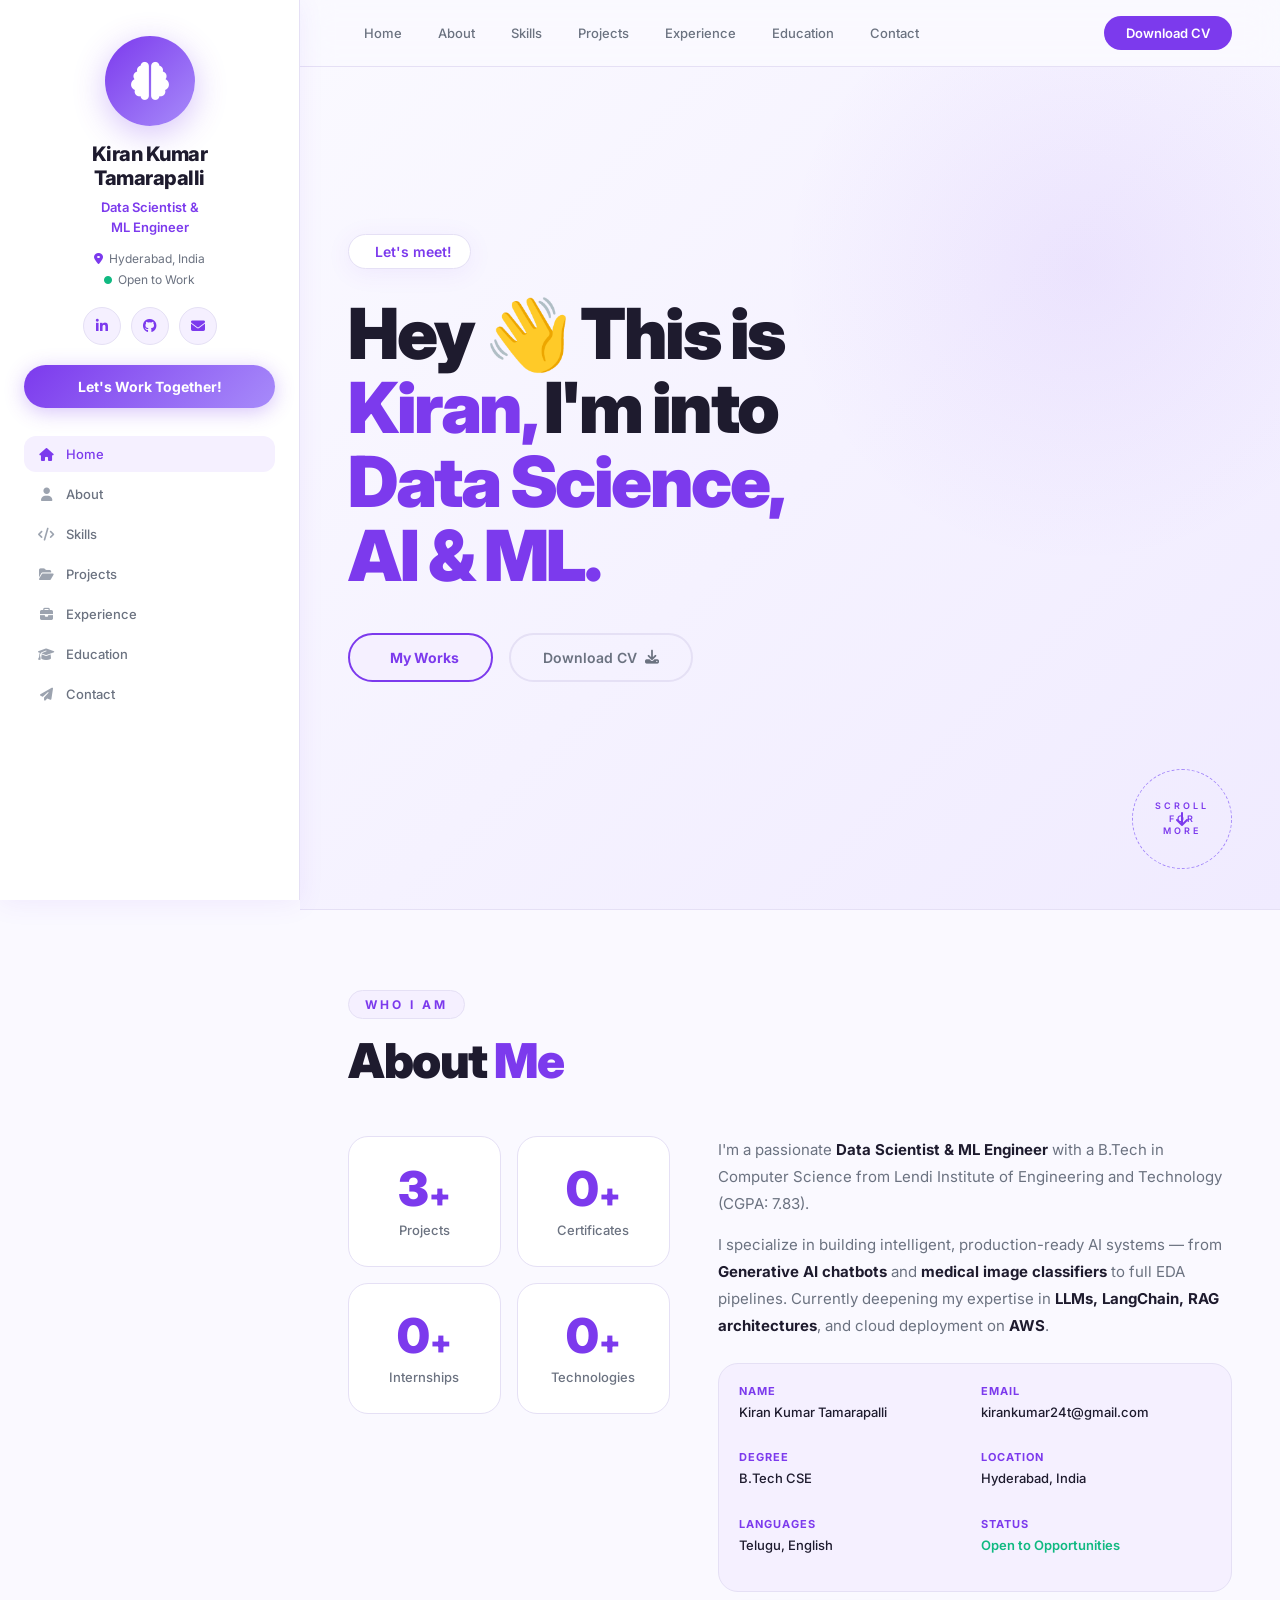
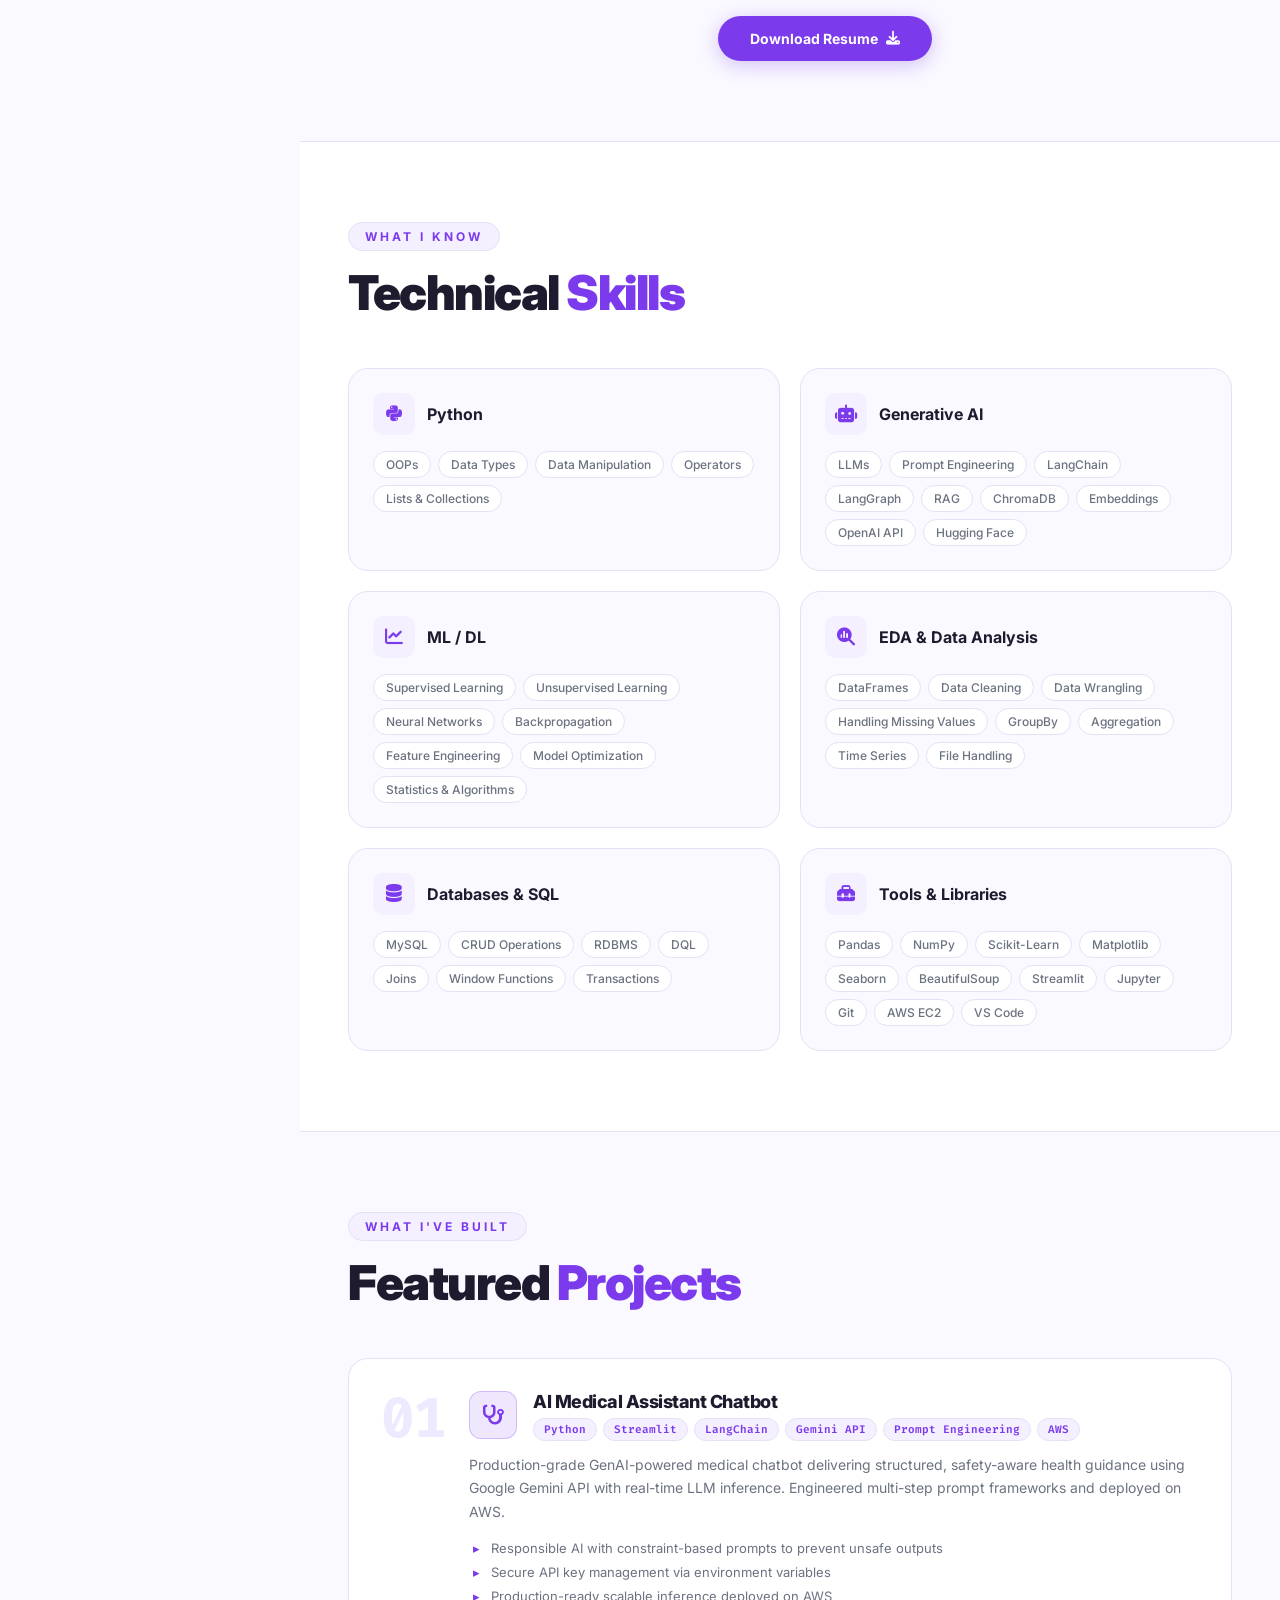
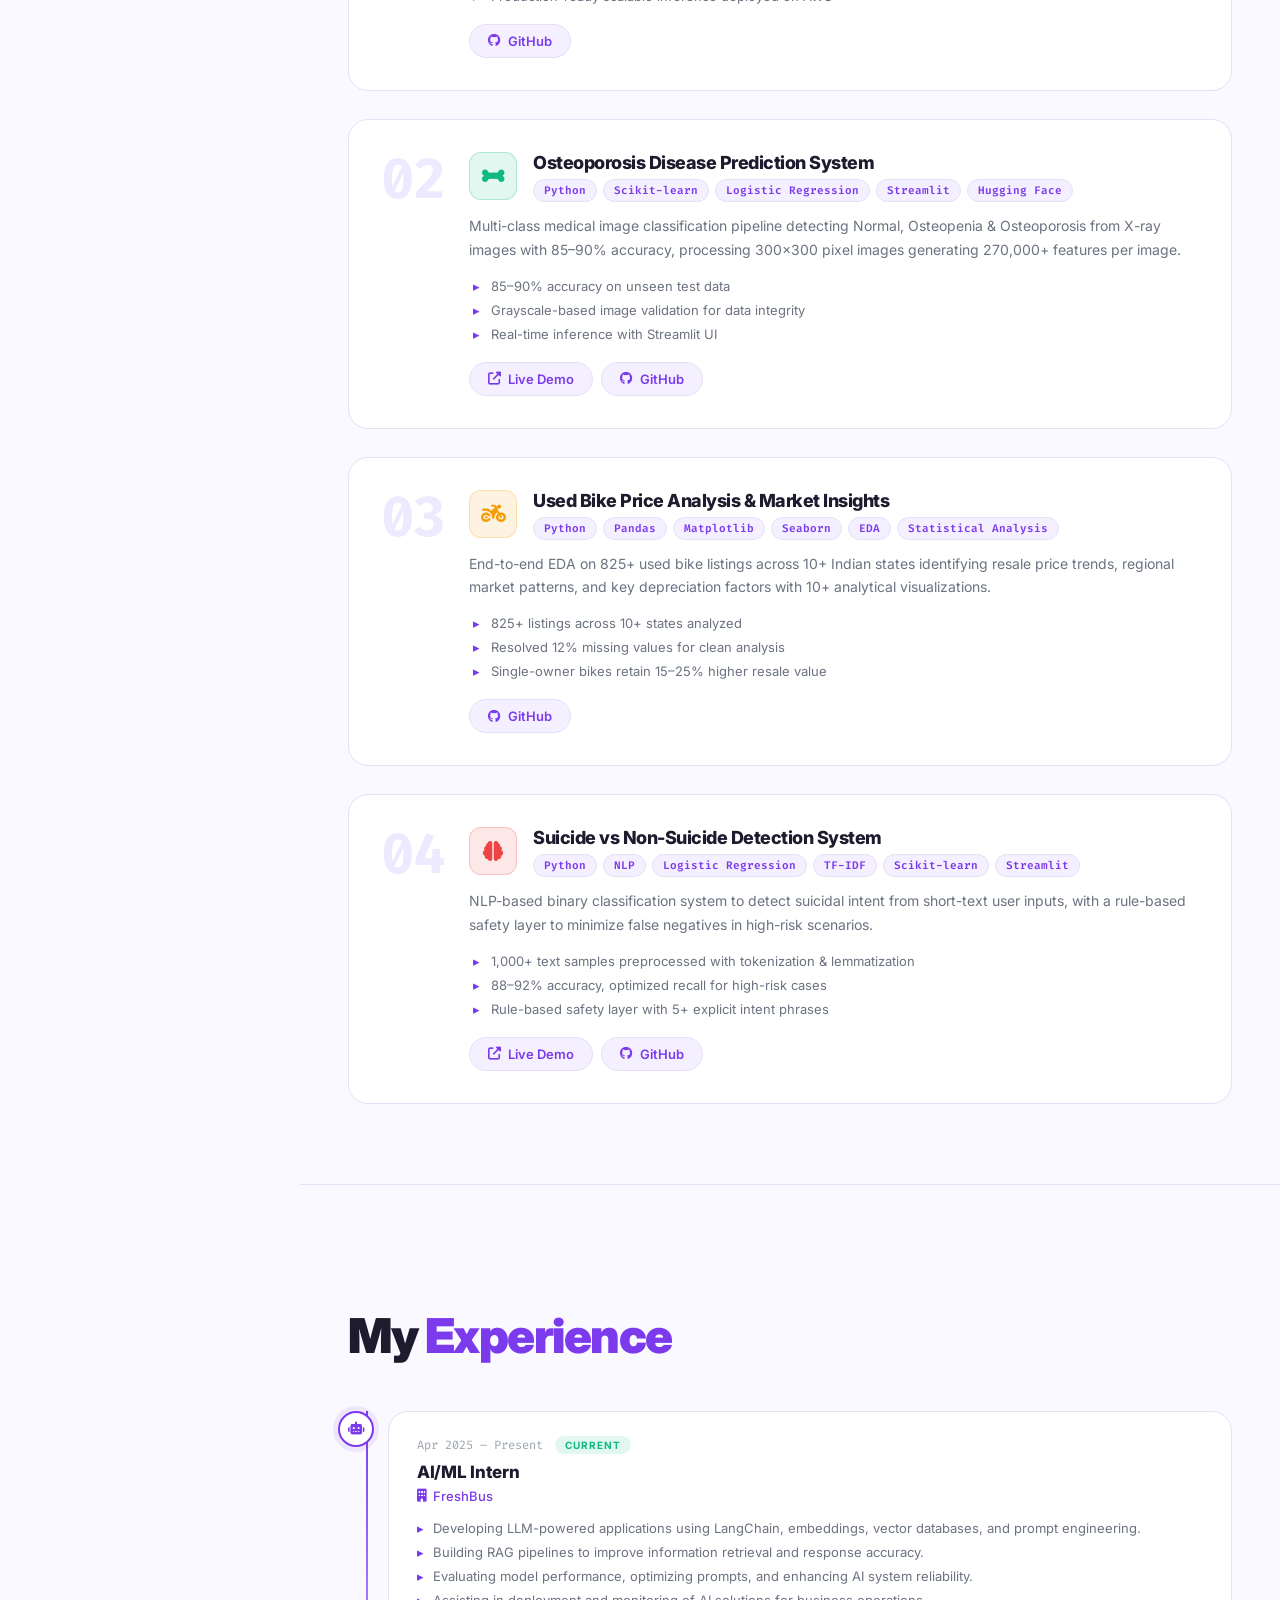
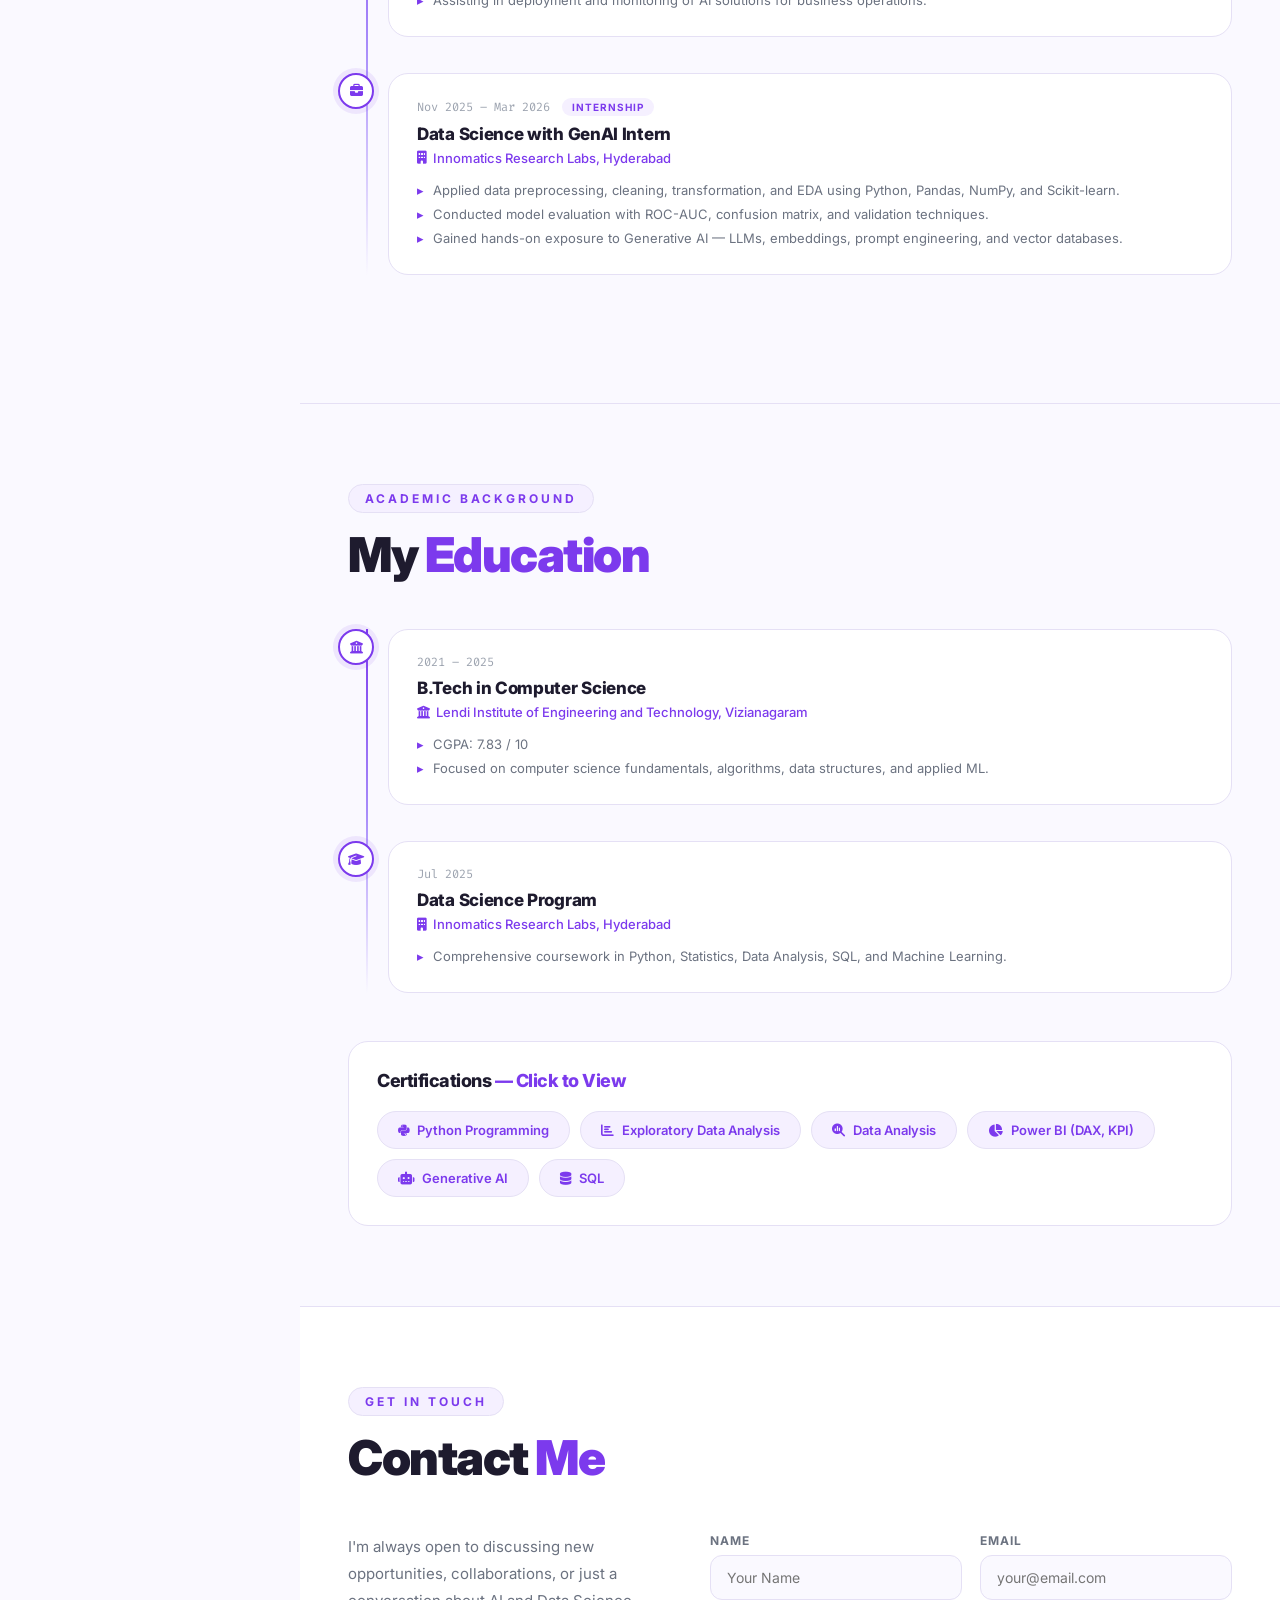
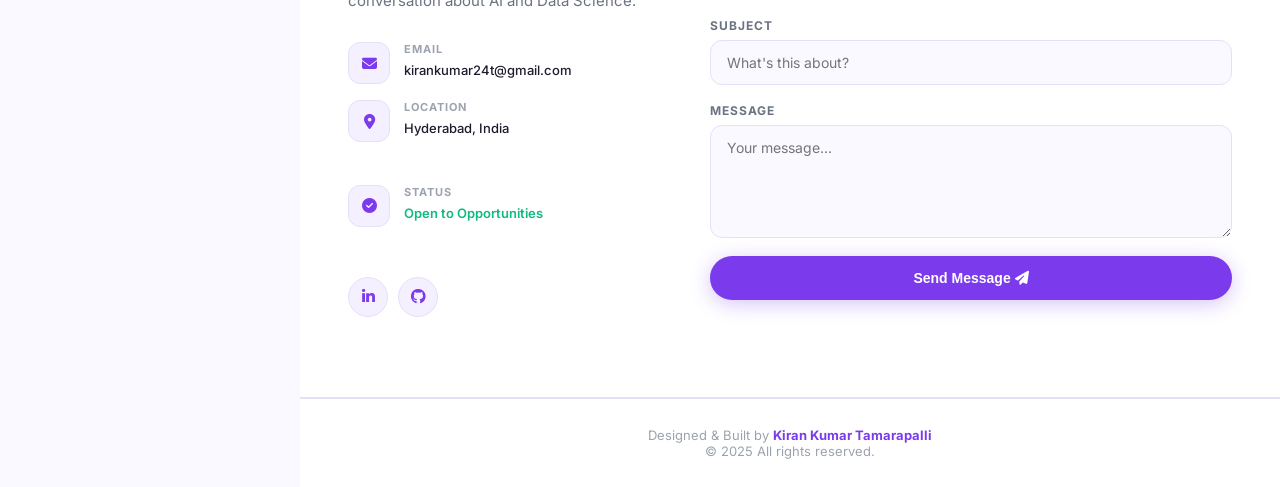
<file: index.html>
<!DOCTYPE html>
<html lang="en">
<head>
  <meta charset="UTF-8" />
  <meta name="viewport" content="width=device-width, initial-scale=1.0" />
  <title>Kiran Kumar Tamarapalli | Data Scientist & ML Engineer</title>
  <link rel="stylesheet" href="style.css?v=2" />
  <link href="https://fonts.googleapis.com/css2?family=Inter:wght@300;400;500;600;700;800;900&family=Fira+Code:wght@400;500&display=swap" rel="stylesheet" />
  <link rel="stylesheet" href="https://cdnjs.cloudflare.com/ajax/libs/font-awesome/6.5.0/css/all.min.css" />
</head>
<body>

  <!-- ===== SIDEBAR ===== -->
  <aside class="sidebar" id="sidebar">
    <div class="sidebar-inner">
      <div class="sidebar-avatar">
        <div class="avatar-circle">
          <i class="fa-solid fa-brain"></i>
        </div>
      </div>
      <h2 class="sidebar-name">Kiran Kumar<br/>Tamarapalli</h2>
      <p class="sidebar-role">Data Scientist &<br/>ML Engineer</p>
      <div class="sidebar-meta">
        <span><i class="fa-solid fa-location-dot"></i> Hyderabad, India</span>
        <span class="status-dot"><i class="fa-solid fa-circle"></i> Open to Work</span>
      </div>
      <div class="sidebar-socials">
        <a href="https://www.linkedin.com/in/kiran246/" target="_blank" rel="noopener" aria-label="LinkedIn"><i class="fa-brands fa-linkedin-in"></i></a>
        <a href="https://github.com/Kiran45c" target="_blank" rel="noopener" aria-label="GitHub"><i class="fa-brands fa-github"></i></a>
        <a href="mailto:kirankumar24t@gmail.com" aria-label="Email"><i class="fa-solid fa-envelope"></i></a>
      </div>
      <a href="#contact" class="sidebar-cta">Let's Work Together!</a>
      <nav class="sidebar-nav">
        <a href="#home" class="snav active"><i class="fa-solid fa-house"></i><span>Home</span></a>
        <a href="#about" class="snav"><i class="fa-solid fa-user"></i><span>About</span></a>
        <a href="#skills" class="snav"><i class="fa-solid fa-code"></i><span>Skills</span></a>
        <a href="#projects" class="snav"><i class="fa-solid fa-folder-open"></i><span>Projects</span></a>
        <a href="#experience" class="snav"><i class="fa-solid fa-briefcase"></i><span>Experience</span></a>
        <a href="#education" class="snav"><i class="fa-solid fa-graduation-cap"></i><span>Education</span></a>
        <a href="#contact" class="snav"><i class="fa-solid fa-paper-plane"></i><span>Contact</span></a>
      </nav>
    </div>
  </aside>

  <!-- ===== MAIN CONTENT ===== -->
  <main class="main-content">

    <!-- Top Nav (mobile) -->
    <header class="top-nav" id="top-nav">
      <div class="top-nav-logo">KK<span>.</span></div>
      <div class="top-nav-links">
        <a href="#home">Home</a>
        <a href="#about">About</a>
        <a href="#skills">Skills</a>
        <a href="#projects">Projects</a>
        <a href="#experience">Experience</a>
        <a href="#education">Education</a>
        <a href="#contact">Contact</a>
      </div>
      <a href="resume.pdf" download class="top-nav-cv">Download CV</a>
      <button class="hamburger" id="hamburger"><i class="fa-solid fa-bars"></i></button>
    </header>

    <!-- Mobile Menu -->
    <div class="mobile-menu" id="mobile-menu">
      <a href="#home" class="mmlink">Home</a>
      <a href="#about" class="mmlink">About</a>
      <a href="#skills" class="mmlink">Skills</a>
      <a href="#projects" class="mmlink">Projects</a>
      <a href="#experience" class="mmlink">Experience</a>
      <a href="#education" class="mmlink">Education</a>
      <a href="#contact" class="mmlink">Contact</a>
    </div>

    <!-- ===== HERO ===== -->
    <section class="section hero-section" id="home">
      <div class="hero-tag animate-up"><i class="fa-solid fa-hand-wave"></i> Let's meet!</div>
      <h1 class="hero-heading animate-up delay-1">
        Hey <span class="wave">👋</span> This is<br/>
        <span class="purple">Kiran,</span> I'm into<br/>
        <span class="purple">Data Science,</span><br/>
        <span class="purple">AI & ML.</span>
      </h1>
      <div class="hero-actions animate-up delay-2">
        <a href="#projects" class="btn-outline-purple"><i class="fa-solid fa-grid-2"></i> My Works</a>
        <a href="resume.pdf" download class="btn-ghost">Download CV <i class="fa-solid fa-download"></i></a>
      </div>
      <div class="hero-scroll-hint animate-up delay-3">
        <div class="scroll-circle">
          <span>SCROLL FOR MORE</span>
          <i class="fa-solid fa-arrow-down scroll-arrow"></i>
        </div>
      </div>
    </section>

    <!-- ===== ABOUT ===== -->
    <section class="section about-section" id="about">
      <div class="section-label animate-left">Who I Am</div>
      <h2 class="section-heading animate-up">About <span class="purple">Me</span></h2>
      <div class="about-grid">
        <div class="about-stats animate-up delay-1">
          <div class="stat-box">
            <span class="stat-n" data-count="4">0</span><span class="stat-plus">+</span>
            <p>Projects</p>
          </div>
          <div class="stat-box">
            <span class="stat-n" data-count="6">0</span><span class="stat-plus">+</span>
            <p>Certificates</p>
          </div>
          <div class="stat-box">
            <span class="stat-n" data-count="2">0</span><span class="stat-plus">+</span>
            <p>Internships</p>
          </div>
          <div class="stat-box">
            <span class="stat-n" data-count="10">0</span><span class="stat-plus">+</span>
            <p>Technologies</p>
          </div>
        </div>
        <div class="about-bio animate-up delay-2">
          <p>I'm a passionate <strong>Data Scientist & ML Engineer</strong> with a B.Tech in Computer Science from Lendi Institute of Engineering and Technology (CGPA: 7.83).</p>
          <p>I specialize in building intelligent, production-ready AI systems — from <strong>Generative AI chatbots</strong> and <strong>medical image classifiers</strong> to full EDA pipelines. Currently deepening my expertise in <strong>LLMs, LangChain, RAG architectures</strong>, and cloud deployment on <strong>AWS</strong>.</p>
          <div class="about-details">
            <div class="detail-item"><span>Name</span><p>Kiran Kumar Tamarapalli</p></div>
            <div class="detail-item"><span>Email</span><p>kirankumar24t@gmail.com</p></div>
            <div class="detail-item"><span>Degree</span><p>B.Tech CSE</p></div>
            <div class="detail-item"><span>Location</span><p>Hyderabad, India</p></div>
            <div class="detail-item"><span>Languages</span><p>Telugu, English</p></div>
            <div class="detail-item"><span>Status</span><p class="open">Open to Opportunities</p></div>
          </div>
          <a href="resume.pdf" download class="btn-purple">Download Resume <i class="fa-solid fa-download"></i></a>
        </div>
      </div>
    </section>

    <!-- ===== SKILLS ===== -->
    <section class="section skills-section" id="skills">
      <div class="section-label animate-left">What I Know</div>
      <h2 class="section-heading animate-up">Technical <span class="purple">Skills</span></h2>
      <div class="skills-grid">

        <div class="skill-card animate-up delay-1">
          <div class="skill-card-head"><i class="fa-brands fa-python"></i><h3>Python</h3></div>
          <div class="skill-pills">
            <span>OOPs</span><span>Data Types</span><span>Data Manipulation</span><span>Operators</span><span>Lists & Collections</span>
          </div>
        </div>

        <div class="skill-card animate-up delay-2">
          <div class="skill-card-head"><i class="fa-solid fa-robot"></i><h3>Generative AI</h3></div>
          <div class="skill-pills">
            <span>LLMs</span><span>Prompt Engineering</span><span>LangChain</span><span>LangGraph</span><span>RAG</span><span>ChromaDB</span><span>Embeddings</span><span>OpenAI API</span><span>Hugging Face</span>
          </div>
        </div>

        <div class="skill-card animate-up delay-3">
          <div class="skill-card-head"><i class="fa-solid fa-chart-line"></i><h3>ML / DL</h3></div>
          <div class="skill-pills">
            <span>Supervised Learning</span><span>Unsupervised Learning</span><span>Neural Networks</span><span>Backpropagation</span><span>Feature Engineering</span><span>Model Optimization</span><span>Statistics & Algorithms</span>
          </div>
        </div>

        <div class="skill-card animate-up delay-1">
          <div class="skill-card-head"><i class="fa-solid fa-magnifying-glass-chart"></i><h3>EDA & Data Analysis</h3></div>
          <div class="skill-pills">
            <span>DataFrames</span><span>Data Cleaning</span><span>Data Wrangling</span><span>Handling Missing Values</span><span>GroupBy</span><span>Aggregation</span><span>Time Series</span><span>File Handling</span>
          </div>
        </div>

        <div class="skill-card animate-up delay-2">
          <div class="skill-card-head"><i class="fa-solid fa-database"></i><h3>Databases & SQL</h3></div>
          <div class="skill-pills">
            <span>MySQL</span><span>CRUD Operations</span><span>RDBMS</span><span>DQL</span><span>Joins</span><span>Window Functions</span><span>Transactions</span>
          </div>
        </div>

        <div class="skill-card animate-up delay-3">
          <div class="skill-card-head"><i class="fa-solid fa-toolbox"></i><h3>Tools & Libraries</h3></div>
          <div class="skill-pills">
            <span>Pandas</span><span>NumPy</span><span>Scikit-Learn</span><span>Matplotlib</span><span>Seaborn</span><span>BeautifulSoup</span><span>Streamlit</span><span>Jupyter</span><span>Git</span><span>AWS EC2</span><span>VS Code</span>
          </div>
        </div>

      </div>
    </section>

    <!-- ===== PROJECTS ===== -->
    <section class="section projects-section" id="projects">
      <div class="section-label animate-left">What I've Built</div>
      <h2 class="section-heading animate-up">Featured <span class="purple">Projects</span></h2>
      <div class="projects-list">

        <div class="project-item animate-up delay-1">
          <div class="project-num">01</div>
          <div class="project-body">
            <div class="project-top">
              <div class="project-icon-box" style="--c:#7c3aed"><i class="fa-solid fa-stethoscope"></i></div>
              <div>
                <h3>AI Medical Assistant Chatbot</h3>
                <div class="project-techs"><span>Python</span><span>Streamlit</span><span>LangChain</span><span>Gemini API</span><span>Prompt Engineering</span><span>AWS</span></div>
              </div>
            </div>
            <p>Production-grade GenAI-powered medical chatbot delivering structured, safety-aware health guidance using Google Gemini API with real-time LLM inference. Engineered multi-step prompt frameworks and deployed on AWS.</p>
            <ul>
              <li>Responsible AI with constraint-based prompts to prevent unsafe outputs</li>
              <li>Secure API key management via environment variables</li>
              <li>Production-ready scalable inference deployed on AWS</li>
            </ul>
            <div class="project-links">
              <a href="https://github.com/Kiran45c/GenAI_chatboat" target="_blank" rel="noopener" class="plink"><i class="fa-brands fa-github"></i> GitHub</a>
            </div>
          </div>
        </div>

        <div class="project-item animate-up delay-2">
          <div class="project-num">02</div>
          <div class="project-body">
            <div class="project-top">
              <div class="project-icon-box" style="--c:#10b981"><i class="fa-solid fa-bone"></i></div>
              <div>
                <h3>Osteoporosis Disease Prediction System</h3>
                <div class="project-techs"><span>Python</span><span>Scikit-learn</span><span>Logistic Regression</span><span>Streamlit</span><span>Hugging Face</span></div>
              </div>
            </div>
            <p>Multi-class medical image classification pipeline detecting Normal, Osteopenia & Osteoporosis from X-ray images with 85–90% accuracy, processing 300×300 pixel images generating 270,000+ features per image.</p>
            <ul>
              <li>85–90% accuracy on unseen test data</li>
              <li>Grayscale-based image validation for data integrity</li>
              <li>Real-time inference with Streamlit UI</li>
            </ul>
            <div class="project-links">
              <a href="https://huggingface.co/spaces/Kiran45C/Disease-Prediction-for-Osteoporosis" target="_blank" rel="noopener" class="plink"><i class="fa-solid fa-up-right-from-square"></i> Live Demo</a>
              <a href="https://github.com/Kiran45c/Disease-Prediction-for-Osteoporosis" target="_blank" rel="noopener" class="plink"><i class="fa-brands fa-github"></i> GitHub</a>
            </div>
          </div>
        </div>

        <div class="project-item animate-up delay-1">
          <div class="project-num">03</div>
          <div class="project-body">
            <div class="project-top">
              <div class="project-icon-box" style="--c:#f59e0b"><i class="fa-solid fa-motorcycle"></i></div>
              <div>
                <h3>Used Bike Price Analysis & Market Insights</h3>
                <div class="project-techs"><span>Python</span><span>Pandas</span><span>Matplotlib</span><span>Seaborn</span><span>EDA</span><span>Statistical Analysis</span></div>
              </div>
            </div>
            <p>End-to-end EDA on 825+ used bike listings across 10+ Indian states identifying resale price trends, regional market patterns, and key depreciation factors with 10+ analytical visualizations.</p>
            <ul>
              <li>825+ listings across 10+ states analyzed</li>
              <li>Resolved 12% missing values for clean analysis</li>
              <li>Single-owner bikes retain 15–25% higher resale value</li>
            </ul>
            <div class="project-links">
              <a href="https://github.com/Kiran45c/Used-Bike-Price-Analysis" target="_blank" rel="noopener" class="plink"><i class="fa-brands fa-github"></i> GitHub</a>
            </div>
          </div>
        </div>

        <div class="project-item animate-up delay-2">
          <div class="project-num">04</div>
          <div class="project-body">
            <div class="project-top">
              <div class="project-icon-box" style="--c:#ef4444"><i class="fa-solid fa-brain"></i></div>
              <div>
                <h3>Suicide vs Non-Suicide Detection System</h3>
                <div class="project-techs"><span>Python</span><span>NLP</span><span>Logistic Regression</span><span>TF-IDF</span><span>Scikit-learn</span><span>Streamlit</span></div>
              </div>
            </div>
            <p>NLP-based binary classification system to detect suicidal intent from short-text user inputs, with a rule-based safety layer to minimize false negatives in high-risk scenarios.</p>
            <ul>
              <li>1,000+ text samples preprocessed with tokenization & lemmatization</li>
              <li>88–92% accuracy, optimized recall for high-risk cases</li>
              <li>Rule-based safety layer with 5+ explicit intent phrases</li>
            </ul>
            <div class="project-links">
              <a href="https://huggingface.co/spaces/Kiran45C/Suicide_or_Not-Suicide_Detection_using_Machine_Learning" target="_blank" rel="noopener" class="plink"><i class="fa-solid fa-up-right-from-square"></i> Live Demo</a>
              <a href="https://github.com/Kiran45c/Suicide_or_Not-Suicide_Detection_using_Machine_Learning" target="_blank" rel="noopener" class="plink"><i class="fa-brands fa-github"></i> GitHub</a>
            </div>
          </div>
        </div>

      </div>
    </section>

    <!-- ===== EXPERIENCE ===== -->
    <section class="section exp-section" id="experience">
      <div class="section-label animate-left">Work History</div>
      <h2 class="section-heading animate-up">My <span class="purple">Experience</span></h2>
      <div class="timeline">

        <div class="tl-item animate-left delay-1">
          <div class="tl-dot"><i class="fa-solid fa-robot"></i></div>
          <div class="tl-card">
            <div class="tl-meta"><span class="tl-date">Apr 2025 – Present</span><span class="tl-badge current">Current</span></div>
            <h3>AI/ML Intern</h3>
            <p class="tl-org"><i class="fa-solid fa-building"></i> FreshBus</p>
            <ul>
              <li>Developing LLM-powered applications using LangChain, embeddings, vector databases, and prompt engineering.</li>
              <li>Building RAG pipelines to improve information retrieval and response accuracy.</li>
              <li>Evaluating model performance, optimizing prompts, and enhancing AI system reliability.</li>
              <li>Assisting in deployment and monitoring of AI solutions for business operations.</li>
            </ul>
          </div>
        </div>

        <div class="tl-item animate-left delay-2">
          <div class="tl-dot"><i class="fa-solid fa-briefcase"></i></div>
          <div class="tl-card">
            <div class="tl-meta"><span class="tl-date">Nov 2025 – Mar 2026</span><span class="tl-badge intern">Internship</span></div>
            <h3>Data Science with GenAI Intern</h3>
            <p class="tl-org"><i class="fa-solid fa-building"></i> Innomatics Research Labs, Hyderabad</p>
            <ul>
              <li>Applied data preprocessing, cleaning, transformation, and EDA using Python, Pandas, NumPy, and Scikit-learn.</li>
              <li>Conducted model evaluation with ROC-AUC, confusion matrix, and validation techniques.</li>
              <li>Gained hands-on exposure to Generative AI — LLMs, embeddings, prompt engineering, and vector databases.</li>
            </ul>
          </div>
        </div>

      </div>
    </section>

    <!-- ===== EDUCATION ===== -->
    <section class="section edu-section" id="education">
      <div class="section-label animate-left">Academic Background</div>
      <h2 class="section-heading animate-up">My <span class="purple">Education</span></h2>
      <div class="timeline">

        <div class="tl-item animate-left delay-1">
          <div class="tl-dot"><i class="fa-solid fa-university"></i></div>
          <div class="tl-card">
            <div class="tl-meta"><span class="tl-date">2021 – 2025</span></div>
            <h3>B.Tech in Computer Science</h3>
            <p class="tl-org"><i class="fa-solid fa-building-columns"></i> Lendi Institute of Engineering and Technology, Vizianagaram</p>
            <ul>
              <li>CGPA: 7.83 / 10</li>
              <li>Focused on computer science fundamentals, algorithms, data structures, and applied ML.</li>
            </ul>
          </div>
        </div>

        <div class="tl-item animate-left delay-2">
          <div class="tl-dot"><i class="fa-solid fa-graduation-cap"></i></div>
          <div class="tl-card">
            <div class="tl-meta"><span class="tl-date">Jul 2025</span></div>
            <h3>Data Science Program</h3>
            <p class="tl-org"><i class="fa-solid fa-building"></i> Innomatics Research Labs, Hyderabad</p>
            <ul>
              <li>Comprehensive coursework in Python, Statistics, Data Analysis, SQL, and Machine Learning.</li>
            </ul>
          </div>
        </div>

      </div>

      <!-- Certifications -->
      <div class="certs-wrap animate-up delay-3">
        <h3 class="certs-heading">Certifications <span class="purple">— Click to View</span></h3>
        <div class="certs-row">
          <div class="cert-pill" data-cert="Python.pdf"><i class="fa-brands fa-python"></i> Python Programming</div>
          <div class="cert-pill" data-cert="eda.pdf"><i class="fa-solid fa-chart-bar"></i> Exploratory Data Analysis</div>
          <div class="cert-pill" data-cert="DA.pdf"><i class="fa-solid fa-magnifying-glass-chart"></i> Data Analysis</div>
          <div class="cert-pill" data-cert="PowerBi_certificate.pdf"><i class="fa-solid fa-chart-pie"></i> Power BI (DAX, KPI)</div>
          <div class="cert-pill" data-cert="gen_ai.pdf"><i class="fa-solid fa-robot"></i> Generative AI</div>
          <div class="cert-pill" data-cert="sql.pdf"><i class="fa-solid fa-database"></i> SQL</div>
        </div>
      </div>
    </section>

    <!-- ===== CONTACT ===== -->
    <section class="section contact-section" id="contact">
      <div class="section-label animate-left">Get In Touch</div>
      <h2 class="section-heading animate-up">Contact <span class="purple">Me</span></h2>
      <div class="contact-wrap">
        <div class="contact-info animate-left delay-1">
          <p>I'm always open to discussing new opportunities, collaborations, or just a conversation about AI and Data Science.</p>
          <div class="cinfo-list">
            <div class="cinfo-item"><div class="cinfo-icon"><i class="fa-solid fa-envelope"></i></div><div><h4>Email</h4><a href="mailto:kirankumar24t@gmail.com">kirankumar24t@gmail.com</a></div></div>
            <div class="cinfo-item"><div class="cinfo-icon"><i class="fa-solid fa-location-dot"></i></div><div><h4>Location</h4><p>Hyderabad, India</p></div></div>
            <div class="cinfo-item"><div class="cinfo-icon"><i class="fa-solid fa-circle-check"></i></div><div><h4>Status</h4><p class="open">Open to Opportunities</p></div></div>
          </div>
          <div class="cinfo-socials">
            <a href="https://www.linkedin.com/in/kiran246/" target="_blank" rel="noopener"><i class="fa-brands fa-linkedin-in"></i></a>
            <a href="https://github.com/Kiran45c" target="_blank" rel="noopener"><i class="fa-brands fa-github"></i></a>
          </div>
        </div>

        <form class="contact-form animate-up delay-2" id="contact-form">
          <input type="hidden" name="access_key" value="6446e013-9fa2-4edb-a080-b86b3146e6e4" />
          <input type="hidden" name="subject" value="New Portfolio Contact Message" />
          <input type="hidden" name="from_name" value="Portfolio Contact Form" />
          <input type="checkbox" name="botcheck" style="display:none;" />
          <div class="form-row">
            <div class="form-group"><label>Name</label><input type="text" name="name" placeholder="Your Name" required /></div>
            <div class="form-group"><label>Email</label><input type="email" name="email" placeholder="your@email.com" required /></div>
          </div>
          <div class="form-group"><label>Subject</label><input type="text" name="subject_field" placeholder="What's this about?" required /></div>
          <div class="form-group"><label>Message</label><textarea name="message" rows="5" placeholder="Your message..." required></textarea></div>
          <button type="submit" class="btn-purple btn-full" id="submit-btn">
            <span id="btn-text">Send Message <i class="fa-solid fa-paper-plane"></i></span>
          </button>
          <div id="form-success" class="form-success" style="display:none;">
            <i class="fa-solid fa-circle-check"></i> Message sent! I'll get back to you soon.
          </div>
        </form>
      </div>
    </section>

    <!-- Footer -->
    <footer class="footer">
      <p>Designed & Built by <strong>Kiran Kumar Tamarapalli</strong></p>
      <p>© 2025 All rights reserved.</p>
    </footer>

  </main><!-- /main -->

  <!-- Certificate Modal -->
  <div class="cert-modal" id="cert-modal">
    <div class="cert-modal-backdrop" id="cert-modal-backdrop"></div>
    <div class="cert-modal-box">
      <div class="cert-modal-header">
        <h3 id="cert-modal-title">Certificate</h3>
        <button id="cert-modal-close" class="cert-close-btn"><i class="fa-solid fa-xmark"></i></button>
      </div>
      <div class="cert-modal-body">
        <iframe id="cert-modal-iframe" src="" title="Certificate PDF"></iframe>
      </div>
    </div>
  </div>

  <!-- Back to top -->
  <button class="btt" id="btt"><i class="fa-solid fa-arrow-up"></i></button>

  <script src="script.js"></script>
</body>
</html>
</file>
<file: style.css>
/* ===== RESET ===== */
*, *::before, *::after { box-sizing: border-box; margin: 0; padding: 0; }

:root {
  --purple: #7c3aed;
  --purple-light: #a78bfa;
  --purple-bg: #f5f0ff;
  --purple-soft: #ede9fe;
  --bg: #faf9ff;
  --white: #ffffff;
  --text: #1e1b2e;
  --text-muted: #6b7280;
  --text-dim: #9ca3af;
  --border: #e5e0f5;
  --sidebar-w: 300px;
  --radius: 20px;
  --radius-sm: 12px;
  --shadow: 0 4px 24px rgba(124,58,237,0.08);
  --shadow-md: 0 8px 40px rgba(124,58,237,0.12);
  --transition: 0.35s cubic-bezier(0.4,0,0.2,1);
}

html { scroll-behavior: smooth; }

body {
  font-family: 'Inter', sans-serif;
  background: var(--bg);
  color: var(--text);
  display: flex;
  min-height: 100vh;
  overflow-x: hidden;
}

a { text-decoration: none; color: inherit; }
ul { list-style: none; }

::-webkit-scrollbar { width: 5px; }
::-webkit-scrollbar-track { background: var(--bg); }
::-webkit-scrollbar-thumb { background: var(--purple-light); border-radius: 99px; }

/* ===== SIDEBAR ===== */
.sidebar {
  width: var(--sidebar-w);
  min-height: 100vh;
  position: fixed;
  top: 0; left: 0;
  background: var(--white);
  border-right: 1px solid var(--border);
  display: flex;
  flex-direction: column;
  z-index: 100;
  box-shadow: var(--shadow);
}

.sidebar-inner {
  padding: 36px 24px 24px;
  display: flex;
  flex-direction: column;
  align-items: center;
  text-align: center;
  height: 100%;
  overflow-y: auto;
}

.avatar-circle {
  width: 90px; height: 90px;
  background: linear-gradient(135deg, var(--purple), var(--purple-light));
  border-radius: 50%;
  display: flex;
  align-items: center;
  justify-content: center;
  font-size: 38px;
  color: #fff;
  margin-bottom: 16px;
  box-shadow: 0 8px 32px rgba(124,58,237,0.3);
}

.sidebar-name {
  font-size: 20px;
  font-weight: 800;
  color: var(--text);
  line-height: 1.2;
  margin-bottom: 8px;
  letter-spacing: -0.5px;
}

.sidebar-role {
  font-size: 13px;
  color: var(--purple);
  font-weight: 600;
  line-height: 1.5;
  margin-bottom: 14px;
}

.sidebar-meta {
  display: flex;
  flex-direction: column;
  gap: 6px;
  margin-bottom: 20px;
}
.sidebar-meta span {
  font-size: 12px;
  color: var(--text-muted);
  display: flex;
  align-items: center;
  justify-content: center;
  gap: 6px;
}
.sidebar-meta i { color: var(--purple); }
.status-dot i { color: #10b981; font-size: 8px; }

.sidebar-socials {
  display: flex;
  gap: 10px;
  margin-bottom: 20px;
}
.sidebar-socials a {
  width: 38px; height: 38px;
  background: var(--purple-bg);
  border: 1px solid var(--border);
  border-radius: 50%;
  display: flex;
  align-items: center;
  justify-content: center;
  color: var(--purple);
  font-size: 14px;
  transition: var(--transition);
}
.sidebar-socials a:hover {
  background: var(--purple);
  color: #fff;
  transform: translateY(-2px);
  box-shadow: 0 4px 16px rgba(124,58,237,0.3);
}

.sidebar-cta {
  display: block;
  width: 100%;
  padding: 13px;
  background: linear-gradient(135deg, var(--purple), var(--purple-light));
  color: #fff;
  border-radius: 99px;
  font-weight: 700;
  font-size: 14px;
  margin-bottom: 28px;
  transition: var(--transition);
  box-shadow: 0 4px 20px rgba(124,58,237,0.3);
}
.sidebar-cta:hover { transform: translateY(-2px); box-shadow: 0 8px 28px rgba(124,58,237,0.4); }

.sidebar-nav {
  width: 100%;
  display: flex;
  flex-direction: column;
  gap: 4px;
}
.snav {
  display: flex;
  align-items: center;
  gap: 12px;
  padding: 10px 14px;
  border-radius: var(--radius-sm);
  font-size: 13px;
  font-weight: 500;
  color: var(--text-muted);
  transition: var(--transition);
}
.snav i { width: 16px; color: var(--text-dim); font-size: 13px; }
.snav:hover, .snav.active {
  background: var(--purple-bg);
  color: var(--purple);
}
.snav:hover i, .snav.active i { color: var(--purple); }

/* ===== MAIN CONTENT ===== */
.main-content {
  margin-left: var(--sidebar-w);
  flex: 1;
  min-height: 100vh;
}

/* ===== TOP NAV (desktop — simple top bar) ===== */
.top-nav {
  position: sticky;
  top: 0;
  z-index: 90;
  display: flex;
  align-items: center;
  gap: 8px;
  padding: 16px 48px;
  background: rgba(250,249,255,0.85);
  backdrop-filter: blur(16px);
  border-bottom: 1px solid var(--border);
}
.top-nav-logo { display: none; font-size: 22px; font-weight: 900; color: var(--text); }
.top-nav-logo span { color: var(--purple); }

.top-nav-links {
  display: flex;
  gap: 4px;
  flex: 1;
}
.top-nav-links a {
  padding: 7px 16px;
  border-radius: 99px;
  font-size: 13px;
  font-weight: 500;
  color: var(--text-muted);
  transition: var(--transition);
}
.top-nav-links a:hover { background: var(--purple-soft); color: var(--purple); }

.top-nav-cv {
  padding: 9px 22px;
  background: var(--purple);
  color: #fff;
  border-radius: 99px;
  font-size: 13px;
  font-weight: 600;
  transition: var(--transition);
  white-space: nowrap;
}
.top-nav-cv:hover { background: #6d28d9; transform: translateY(-1px); }

.hamburger { display: none; background: none; border: none; font-size: 20px; color: var(--text); cursor: pointer; }

.mobile-menu {
  display: none;
  position: fixed;
  top: 0; left: 0; right: 0; bottom: 0;
  background: rgba(250,249,255,0.97);
  backdrop-filter: blur(20px);
  z-index: 200;
  flex-direction: column;
  align-items: center;
  justify-content: center;
  gap: 16px;
}
.mobile-menu.open { display: flex; }
.mmlink { font-size: 22px; font-weight: 700; color: var(--text); padding: 10px 24px; border-radius: 12px; transition: var(--transition); }
.mmlink:hover { background: var(--purple-soft); color: var(--purple); }

/* ===== SECTIONS ===== */
.section {
  padding: 80px 48px;
  border-bottom: 1px solid var(--border);
}

.section-label {
  display: inline-flex;
  align-items: center;
  gap: 8px;
  font-size: 12px;
  font-weight: 700;
  letter-spacing: 3px;
  text-transform: uppercase;
  color: var(--purple);
  background: var(--purple-bg);
  padding: 6px 16px;
  border-radius: 99px;
  border: 1px solid var(--border);
  margin-bottom: 16px;
}

.section-heading {
  font-size: clamp(2rem, 4vw, 3rem);
  font-weight: 900;
  color: var(--text);
  letter-spacing: -1.5px;
  line-height: 1.1;
  margin-bottom: 48px;
}
.purple { color: var(--purple); }

/* ===== BUTTONS ===== */
.btn-purple {
  display: inline-flex;
  align-items: center;
  gap: 8px;
  padding: 14px 32px;
  background: var(--purple);
  color: #fff;
  border-radius: 99px;
  font-weight: 700;
  font-size: 14px;
  border: none;
  cursor: pointer;
  transition: var(--transition);
  box-shadow: 0 4px 20px rgba(124,58,237,0.3);
}
.btn-purple:hover { background: #6d28d9; transform: translateY(-2px); box-shadow: 0 8px 28px rgba(124,58,237,0.4); }
.btn-full { width: 100%; justify-content: center; }

.btn-outline-purple {
  display: inline-flex;
  align-items: center;
  gap: 8px;
  padding: 14px 32px;
  background: var(--purple-bg);
  color: var(--purple);
  border-radius: 99px;
  font-weight: 700;
  font-size: 14px;
  border: 2px solid var(--purple);
  cursor: pointer;
  transition: var(--transition);
}
.btn-outline-purple:hover { background: var(--purple); color: #fff; transform: translateY(-2px); }

.btn-ghost {
  display: inline-flex;
  align-items: center;
  gap: 8px;
  padding: 14px 32px;
  background: transparent;
  color: var(--text-muted);
  border-radius: 99px;
  font-weight: 600;
  font-size: 14px;
  border: 2px solid var(--border);
  cursor: pointer;
  transition: var(--transition);
}
.btn-ghost:hover { border-color: var(--purple); color: var(--purple); transform: translateY(-2px); }

/* ===== HERO ===== */
.hero-section {
  min-height: calc(100vh - 57px);
  display: flex;
  flex-direction: column;
  justify-content: center;
  position: relative;
  background: linear-gradient(135deg, #faf9ff 0%, #f0ebff 100%);
  overflow: hidden;
}
.hero-section::before {
  content: '';
  position: absolute;
  width: 600px; height: 600px;
  background: radial-gradient(circle, rgba(124,58,237,0.08) 0%, transparent 70%);
  top: -100px; right: -100px;
  pointer-events: none;
}

.hero-tag {
  display: inline-flex;
  align-items: center;
  gap: 8px;
  font-size: 14px;
  font-weight: 600;
  color: var(--purple);
  background: var(--white);
  padding: 8px 18px;
  border-radius: 99px;
  border: 1.5px solid var(--border);
  margin-bottom: 28px;
  width: fit-content;
  box-shadow: var(--shadow);
}
.hero-tag i { color: var(--purple); }

.hero-heading {
  font-size: clamp(2.8rem, 5.5vw, 5rem);
  font-weight: 900;
  line-height: 1.05;
  letter-spacing: -2.5px;
  color: var(--text);
  margin-bottom: 40px;
}
.wave { display: inline-block; animation: wave-anim 2.5s ease-in-out infinite; transform-origin: 70% 70%; }
@keyframes wave-anim {
  0%, 60%, 100% { transform: rotate(0deg); }
  10%, 30% { transform: rotate(20deg); }
  20% { transform: rotate(-10deg); }
  40% { transform: rotate(10deg); }
}

.hero-actions { display: flex; gap: 16px; flex-wrap: wrap; margin-bottom: 60px; }

.hero-scroll-hint {
  position: absolute;
  bottom: 40px; right: 48px;
}
.scroll-circle {
  width: 100px; height: 100px;
  border-radius: 50%;
  border: 1.5px dashed var(--purple-light);
  display: flex;
  align-items: center;
  justify-content: center;
  position: relative;
  animation: spin-slow 12s linear infinite;
}
.scroll-circle span {
  position: absolute;
  width: 100%; height: 100%;
  font-size: 9px;
  letter-spacing: 3px;
  color: var(--purple);
  font-weight: 600;
  text-transform: uppercase;
}
/* Circular text via SVG-like approach */
.scroll-circle span {
  display: flex;
  align-items: center;
  justify-content: center;
  text-align: center;
  padding: 20px;
  line-height: 1.4;
}
.scroll-arrow { font-size: 16px; color: var(--purple); position: absolute; animation: bounce 1.5s ease-in-out infinite; }
@keyframes spin-slow { from { transform: rotate(0deg); } to { transform: rotate(360deg); } }
@keyframes bounce { 0%, 100% { transform: translateY(0); } 50% { transform: translateY(6px); } }

/* ===== ABOUT ===== */
.about-grid {
  display: grid;
  grid-template-columns: 1fr 1.6fr;
  gap: 48px;
  align-items: start;
}

.about-stats {
  display: grid;
  grid-template-columns: 1fr 1fr;
  gap: 16px;
}
.stat-box {
  background: var(--white);
  border: 1.5px solid var(--border);
  border-radius: var(--radius);
  padding: 28px 20px;
  text-align: center;
  transition: var(--transition);
}
.stat-box:hover { border-color: var(--purple); box-shadow: var(--shadow-md); transform: translateY(-4px); }
.stat-n {
  font-size: 3rem;
  font-weight: 900;
  color: var(--purple);
  line-height: 1;
}
.stat-plus { font-size: 2rem; font-weight: 900; color: var(--purple); }
.stat-box p { font-size: 13px; color: var(--text-muted); margin-top: 8px; font-weight: 500; }

.about-bio p { font-size: 15px; color: var(--text-muted); line-height: 1.8; margin-bottom: 14px; }
.about-bio strong { color: var(--text); }

.about-details {
  display: grid;
  grid-template-columns: 1fr 1fr;
  gap: 12px;
  margin: 24px 0;
  padding: 20px;
  background: var(--purple-bg);
  border-radius: var(--radius);
  border: 1px solid var(--border);
}
.detail-item span { font-size: 11px; font-weight: 700; text-transform: uppercase; letter-spacing: 1px; color: var(--purple); display: block; margin-bottom: 3px; }
.detail-item p { font-size: 13px; color: var(--text); font-weight: 500; }
.open { color: #10b981 !important; font-weight: 600 !important; }

/* ===== SKILLS ===== */
.skills-section { background: var(--white); }

.skills-grid {
  display: grid;
  grid-template-columns: repeat(auto-fit, minmax(320px, 1fr));
  gap: 20px;
}

.skill-card {
  background: var(--bg);
  border: 1.5px solid var(--border);
  border-radius: var(--radius);
  padding: 24px;
  transition: var(--transition);
}
.skill-card:hover { border-color: var(--purple); box-shadow: var(--shadow-md); transform: translateY(-4px); }

.skill-card-head {
  display: flex;
  align-items: center;
  gap: 12px;
  margin-bottom: 16px;
}
.skill-card-head i {
  width: 42px; height: 42px;
  background: var(--purple-bg);
  border-radius: 10px;
  display: flex;
  align-items: center;
  justify-content: center;
  font-size: 18px;
  color: var(--purple);
  flex-shrink: 0;
}
.skill-card-head h3 { font-size: 16px; font-weight: 700; color: var(--text); }

.skill-pills { display: flex; flex-wrap: wrap; gap: 7px; }
.skill-pills span {
  font-size: 12px;
  font-weight: 500;
  padding: 5px 12px;
  background: var(--white);
  border: 1.5px solid var(--border);
  border-radius: 99px;
  color: var(--text-muted);
  cursor: pointer;
  transition: var(--transition);
}
.skill-pills span:hover { background: var(--purple); color: #fff; border-color: var(--purple); transform: translateY(-2px); box-shadow: 0 4px 12px rgba(124,58,237,0.25); }

/* ===== PROJECTS ===== */
.projects-list { display: flex; flex-direction: column; gap: 28px; }

.project-item {
  background: var(--white);
  border: 1.5px solid var(--border);
  border-radius: var(--radius);
  padding: 32px;
  display: flex;
  gap: 24px;
  transition: var(--transition);
  position: relative;
  overflow: hidden;
}
.project-item::before {
  content: '';
  position: absolute;
  left: 0; top: 0; bottom: 0;
  width: 4px;
  background: linear-gradient(180deg, var(--purple), var(--purple-light));
  transform: scaleY(0);
  transition: var(--transition);
  transform-origin: top;
  border-radius: 4px 0 0 4px;
}
.project-item:hover::before { transform: scaleY(1); }
.project-item:hover { border-color: var(--purple-light); box-shadow: var(--shadow-md); transform: translateY(-3px); }

.project-num {
  font-size: 3.5rem;
  font-weight: 900;
  color: var(--purple-soft);
  line-height: 1;
  flex-shrink: 0;
  font-family: 'Fira Code', monospace;
  letter-spacing: -2px;
}
.project-item:hover .project-num { color: var(--purple-light); }

.project-body { flex: 1; }

.project-top {
  display: flex;
  align-items: flex-start;
  gap: 16px;
  margin-bottom: 12px;
}
.project-icon-box {
  width: 48px; height: 48px;
  background: color-mix(in srgb, var(--c) 12%, transparent);
  border: 1.5px solid color-mix(in srgb, var(--c) 25%, transparent);
  border-radius: 12px;
  display: flex;
  align-items: center;
  justify-content: center;
  font-size: 20px;
  color: var(--c);
  flex-shrink: 0;
}
.project-body h3 { font-size: 18px; font-weight: 800; color: var(--text); margin-bottom: 6px; letter-spacing: -0.5px; }
.project-techs { display: flex; flex-wrap: wrap; gap: 6px; }
.project-techs span {
  font-size: 11px;
  font-weight: 600;
  padding: 3px 10px;
  background: var(--purple-bg);
  border: 1px solid var(--border);
  border-radius: 99px;
  color: var(--purple);
  font-family: 'Fira Code', monospace;
}

.project-body p { font-size: 14px; color: var(--text-muted); line-height: 1.7; margin: 12px 0; }
.project-body ul { padding-left: 4px; margin-bottom: 16px; }
.project-body ul li {
  font-size: 13px;
  color: var(--text-muted);
  padding: 4px 0 4px 18px;
  position: relative;
}
.project-body ul li::before { content: '▸'; position: absolute; left: 0; color: var(--purple); }

.project-links { display: flex; flex-wrap: wrap; gap: 8px; }
.plink {
  display: inline-flex;
  align-items: center;
  gap: 7px;
  padding: 8px 18px;
  background: var(--purple-bg);
  border: 1.5px solid var(--border);
  border-radius: 99px;
  color: var(--purple);
  font-size: 13px;
  font-weight: 600;
  transition: var(--transition);
}
.plink:hover { background: var(--purple); color: #fff; border-color: var(--purple); transform: translateY(-2px); }

/* ===== TIMELINE ===== */
.timeline { position: relative; padding-left: 40px; margin-bottom: 48px; }
.timeline::before {
  content: '';
  position: absolute;
  left: 18px; top: 0; bottom: 0;
  width: 2px;
  background: linear-gradient(180deg, var(--purple), var(--purple-light), transparent);
}

.tl-item { position: relative; margin-bottom: 36px; }

.tl-dot {
  position: absolute;
  left: -50px;
  width: 36px; height: 36px;
  background: var(--white);
  border: 2px solid var(--purple);
  border-radius: 50%;
  display: flex;
  align-items: center;
  justify-content: center;
  font-size: 13px;
  color: var(--purple);
  box-shadow: 0 0 0 5px rgba(124,58,237,0.1);
}

.tl-card {
  background: var(--white);
  border: 1.5px solid var(--border);
  border-radius: var(--radius);
  padding: 24px 28px;
  transition: var(--transition);
}
.tl-card:hover { border-color: var(--purple-light); box-shadow: var(--shadow-md); transform: translateX(4px); }

.tl-meta { display: flex; align-items: center; gap: 12px; margin-bottom: 8px; flex-wrap: wrap; }
.tl-date { font-size: 12px; color: var(--text-dim); font-family: 'Fira Code', monospace; }
.tl-badge {
  font-size: 10px;
  font-weight: 700;
  padding: 3px 10px;
  border-radius: 99px;
  text-transform: uppercase;
  letter-spacing: 1px;
}
.tl-badge.current { background: rgba(16,185,129,0.12); color: #10b981; }
.tl-badge.intern { background: var(--purple-bg); color: var(--purple); }

.tl-card h3 { font-size: 17px; font-weight: 800; color: var(--text); margin-bottom: 6px; letter-spacing: -0.3px; }
.tl-org { font-size: 13px; color: var(--purple); margin-bottom: 12px; display: flex; align-items: center; gap: 6px; font-weight: 500; }
.tl-card ul li {
  font-size: 13px;
  color: var(--text-muted);
  padding: 4px 0 4px 16px;
  position: relative;
}
.tl-card ul li::before { content: '▸'; position: absolute; left: 0; color: var(--purple); }

/* Certifications */
.certs-wrap { background: var(--white); border: 1.5px solid var(--border); border-radius: var(--radius); padding: 28px; }
.certs-heading { font-size: 18px; font-weight: 800; color: var(--text); margin-bottom: 20px; letter-spacing: -0.5px; }

.certs-row { display: flex; flex-wrap: wrap; gap: 10px; }
.cert-pill {
  display: inline-flex;
  align-items: center;
  gap: 8px;
  padding: 10px 20px;
  background: var(--purple-bg);
  border: 1.5px solid var(--border);
  border-radius: 99px;
  font-size: 13px;
  font-weight: 600;
  color: var(--purple);
  cursor: pointer;
  transition: var(--transition);
}
.cert-pill:hover { background: var(--purple); color: #fff; border-color: var(--purple); transform: translateY(-2px); box-shadow: 0 4px 16px rgba(124,58,237,0.3); }

/* ===== CONTACT ===== */
.contact-section { background: var(--white); }

.contact-wrap {
  display: grid;
  grid-template-columns: 1fr 1.4fr;
  gap: 56px;
  align-items: start;
}

.contact-info p { font-size: 15px; color: var(--text-muted); line-height: 1.8; margin-bottom: 28px; }

.cinfo-list { display: flex; flex-direction: column; gap: 16px; margin-bottom: 24px; }
.cinfo-item { display: flex; align-items: flex-start; gap: 14px; }
.cinfo-icon {
  width: 42px; height: 42px;
  background: var(--purple-bg);
  border: 1px solid var(--border);
  border-radius: 12px;
  display: flex;
  align-items: center;
  justify-content: center;
  color: var(--purple);
  font-size: 15px;
  flex-shrink: 0;
}
.cinfo-item h4 { font-size: 11px; font-weight: 700; text-transform: uppercase; letter-spacing: 1px; color: var(--text-dim); margin-bottom: 3px; }
.cinfo-item a, .cinfo-item p { font-size: 13px; color: var(--text); font-weight: 500; }
.cinfo-item a:hover { color: var(--purple); }

.cinfo-socials { display: flex; gap: 10px; }
.cinfo-socials a {
  width: 40px; height: 40px;
  background: var(--purple-bg);
  border: 1.5px solid var(--border);
  border-radius: 50%;
  display: flex;
  align-items: center;
  justify-content: center;
  color: var(--purple);
  font-size: 15px;
  transition: var(--transition);
}
.cinfo-socials a:hover { background: var(--purple); color: #fff; transform: translateY(-2px); box-shadow: 0 4px 12px rgba(124,58,237,0.3); }

/* Form */
.contact-form { display: flex; flex-direction: column; gap: 18px; }
.form-row { display: grid; grid-template-columns: 1fr 1fr; gap: 18px; }
.form-group { display: flex; flex-direction: column; gap: 7px; }
.form-group label { font-size: 12px; font-weight: 700; text-transform: uppercase; letter-spacing: 1px; color: var(--text-muted); }
.form-group input,
.form-group textarea {
  background: var(--bg);
  border: 1.5px solid var(--border);
  border-radius: var(--radius-sm);
  padding: 13px 16px;
  color: var(--text);
  font-family: 'Inter', sans-serif;
  font-size: 14px;
  transition: var(--transition);
  outline: none;
  resize: vertical;
}
.form-group input:focus, .form-group textarea:focus {
  border-color: var(--purple);
  background: var(--white);
  box-shadow: 0 0 0 3px rgba(124,58,237,0.1);
}
.form-success {
  display: flex;
  align-items: center;
  gap: 10px;
  padding: 14px 18px;
  background: rgba(16,185,129,0.08);
  border: 1.5px solid rgba(16,185,129,0.3);
  border-radius: var(--radius-sm);
  color: #10b981;
  font-size: 14px;
  font-weight: 500;
}

/* ===== CERT MODAL ===== */
.cert-modal {
  position: fixed; inset: 0; z-index: 2000;
  display: flex; align-items: center; justify-content: center;
  padding: 24px;
  opacity: 0; pointer-events: none;
  transition: opacity 0.25s ease;
}
.cert-modal.open { opacity: 1; pointer-events: all; }
.cert-modal-backdrop {
  position: absolute; inset: 0;
  background: rgba(30,27,46,0.6);
  backdrop-filter: blur(6px);
  cursor: pointer;
}
.cert-modal-box {
  position: relative; z-index: 1;
  width: 100%; max-width: 900px; max-height: 90vh;
  background: var(--white);
  border: 1.5px solid var(--border);
  border-radius: var(--radius);
  display: flex; flex-direction: column;
  box-shadow: 0 24px 80px rgba(124,58,237,0.2);
  transform: translateY(16px) scale(0.98);
  transition: transform 0.25s ease;
  overflow: hidden;
}
.cert-modal.open .cert-modal-box { transform: translateY(0) scale(1); }
.cert-modal-header {
  display: flex; align-items: center; justify-content: space-between;
  padding: 16px 20px;
  border-bottom: 1px solid var(--border);
}
.cert-modal-header h3 { font-size: 15px; font-weight: 700; color: var(--text); }
.cert-close-btn {
  width: 34px; height: 34px;
  display: flex; align-items: center; justify-content: center;
  background: var(--purple-bg); border: 1px solid var(--border);
  border-radius: 8px; color: var(--text-muted);
  font-size: 14px; cursor: pointer; transition: var(--transition);
}
.cert-close-btn:hover { background: var(--purple); color: #fff; }
.cert-modal-body iframe { width: 100%; height: 75vh; border: none; display: block; }

/* ===== FOOTER ===== */
.footer {
  padding: 28px 48px;
  text-align: center;
  background: var(--white);
  border-top: 1px solid var(--border);
}
.footer p { font-size: 13px; color: var(--text-dim); }
.footer strong { color: var(--purple); }

/* ===== BACK TO TOP ===== */
.btt {
  position: fixed; bottom: 28px; right: 28px;
  width: 46px; height: 46px;
  background: var(--purple);
  border: none; border-radius: 50%;
  color: #fff; font-size: 16px;
  cursor: pointer; transition: var(--transition);
  opacity: 0; pointer-events: none;
  box-shadow: 0 4px 20px rgba(124,58,237,0.35);
  z-index: 999;
  display: flex; align-items: center; justify-content: center;
}
.btt.show { opacity: 1; pointer-events: all; }
.btt:hover { transform: translateY(-3px); box-shadow: 0 8px 28px rgba(124,58,237,0.5); }

/* ===== SCROLL ANIMATIONS ===== */
.animate-up {
  opacity: 0;
  transform: translateY(40px);
  transition: opacity 0.65s ease, transform 0.65s ease;
}
.animate-left {
  opacity: 0;
  transform: translateX(-30px);
  transition: opacity 0.65s ease, transform 0.65s ease;
}
.animate-up.visible, .animate-left.visible {
  opacity: 1;
  transform: translate(0);
}

/* Delay helpers */
.delay-1 { transition-delay: 0.1s; }
.delay-2 { transition-delay: 0.2s; }
.delay-3 { transition-delay: 0.3s; }

/* ===== RESPONSIVE ===== */
@media (max-width: 1024px) {
  .sidebar { display: none; }
  .main-content { margin-left: 0; }
  .top-nav-logo { display: block; }
  .top-nav-links { display: none; }
  .top-nav-cv { display: none; }
  .hamburger { display: block; }
  .section { padding: 64px 28px; }
  .about-grid { grid-template-columns: 1fr; }
  .contact-wrap { grid-template-columns: 1fr; }
}

@media (max-width: 768px) {
  .section { padding: 56px 20px; }
  .hero-heading { font-size: 2.6rem; letter-spacing: -1.5px; }
  .section-heading { font-size: 2rem; }
  .project-item { flex-direction: column; gap: 12px; }
  .project-num { font-size: 2rem; }
  .about-stats { grid-template-columns: 1fr 1fr; }
  .about-details { grid-template-columns: 1fr; }
  .form-row { grid-template-columns: 1fr; }
  .hero-scroll-hint { display: none; }
  .top-nav { padding: 14px 20px; }
  .footer { padding: 20px; }
}

@media (max-width: 480px) {
  .hero-heading { font-size: 2.1rem; letter-spacing: -1px; }
  .skills-grid { grid-template-columns: 1fr; }
}
</file>
